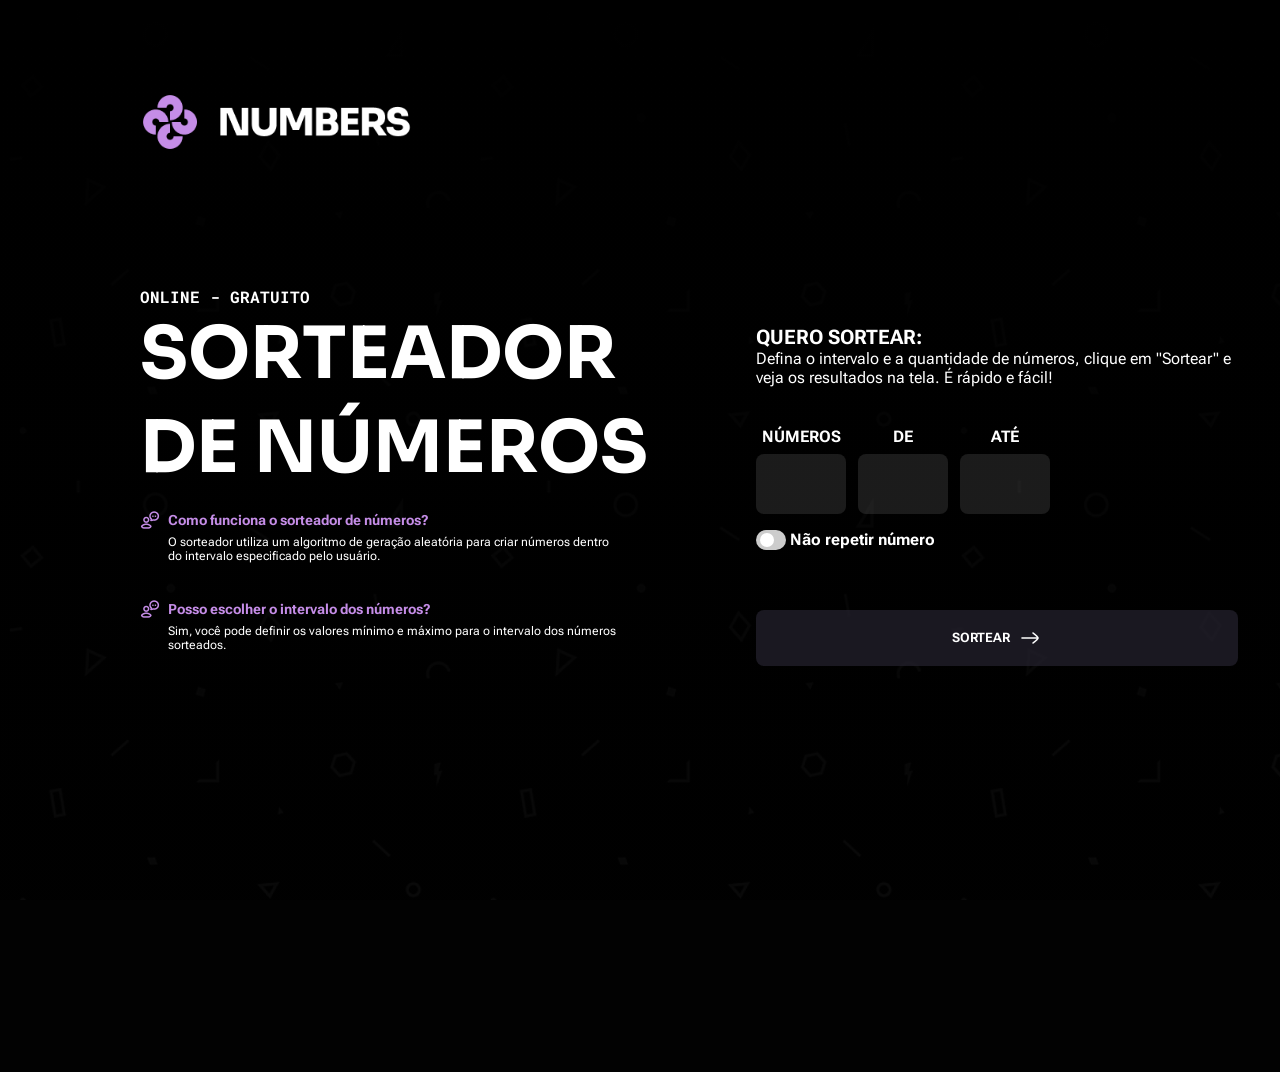
<file: index.html>
<!DOCTYPE html>
<html lang="pt-BR">
<head>
    <meta charset="UTF-8">
    <meta name="viewport" content="width=device-width, initial-scale=1.0">
    <title>Numbers</title>
    <link rel="preconnect" href="https://fonts.googleapis.com">
    <link rel="preconnect" href="https://fonts.gstatic.com" crossorigin>
    <link rel="preconnect" href="https://fonts.googleapis.com">
    <link rel="preconnect" href="https://fonts.gstatic.com" crossorigin>
    <link rel="preconnect" href="https://fonts.googleapis.com">
    <link rel="preconnect" href="https://fonts.gstatic.com" crossorigin>


    <link rel="stylesheet" href="style/style.css">
    <link href="https://fonts.googleapis.com/css2?family=Sora:wght@100..800&display=swap" rel="stylesheet">
    <link href="https://fonts.googleapis.com/css2?family=Roboto+Mono:ital,wght@0,100..700;1,100..700&display=swap" rel="stylesheet">
    <link href="https://fonts.googleapis.com/css2?family=Roboto+Flex:opsz,wght,XOPQ,XTRA,YOPQ,YTDE,YTFI,YTLC,YTUC@8..144,100..1000,96,468,79,-203,738,514,712&display=swap" rel="stylesheet">
</head>

<body>
    <header class="header">
        <img src="assets/img/logo.png" alt="Logo Numbers">
    </header>
    <div class="grid1 classTitulo">
        <p class="robotoMono">
            ONLINE - GRATUITO
        </p>

        <h1 class="sora">SORTEADOR DE NÚMEROS</h1>
    </div>

    <div class="grid5 classFlexCenter" >
        <a href="#" onclick="sortear(); return false;">
            <button class=" classFlex btnSortear robotoFlex">
                <p>SORTEAR</p>
                <img src="assets/img/arrow.png" alt="seta">
            </button>
        </a>
    </div>


    <div class=" grid3 infoSorteio">
        <div class="container1">
            <h3 class="robotoFlex size20 ">QUERO SORTEAR:</h3>
            <p class="paragrafo14">Defina o intervalo e a quantidade de números, clique em "Sortear" e veja os resultados na tela. É rápido e fácil!</p>
        </div>
    
        <div class="classFlex12">
            <div class="hoverStyle">
                <p>NÚMEROS</p>
                <input type="number" id="qntNumero">
            </div>

            <div class="hoverStyle">
                <p>DE</p>
                <input type="number" id="inicioNumero">
            </div>

            <div class="hoverStyle">
                <p>ATÉ </p>
                <input type="number" id="finalNumero">
            </div>

        </div>
    </div>


    <div class=" grid4 flexGap8 top20">
            <p class="robotoFlex12">
            <label class="toggle-switch">
                <input type="checkbox" name="repeticao" id="btnRepeticao">
                <span class="slider"></span>
            </label>
                
            Não repetir número
        </p>
    </div>

    <div class="grid2 containerText robotoFlex">
        <div class="classFlex gap8 bottom36 width482">
            <img src="assets/img/pessoa.png" alt="ícone pessoa">

            <div class="displayFlex">
                <div class="title">
                    <p>
                        Como funciona o sorteador de números?
                    </p>
                </div>
                <p class="descricao">
                    O sorteador utiliza um algoritmo de geração aleatória para criar números dentro do intervalo especificado pelo usuário.
                </p>
            </div>
        </div>

        <div class="classFlex gap8 ">
            <img src="assets/img/pessoa.png" alt="ícone pessoa">

            <div class="displayFlex">
                <div class="title">
                    <p>
                        Posso escolher o intervalo dos números? 
                    </p>
                </div>
                <p class="descricao">
                    Sim, você pode definir os valores mínimo e máximo para o intervalo dos números sorteados.
                </p>
            </div>
        </div>


    </div>

    <script src="script.js"></script>
    
</body>
</html>
</file>
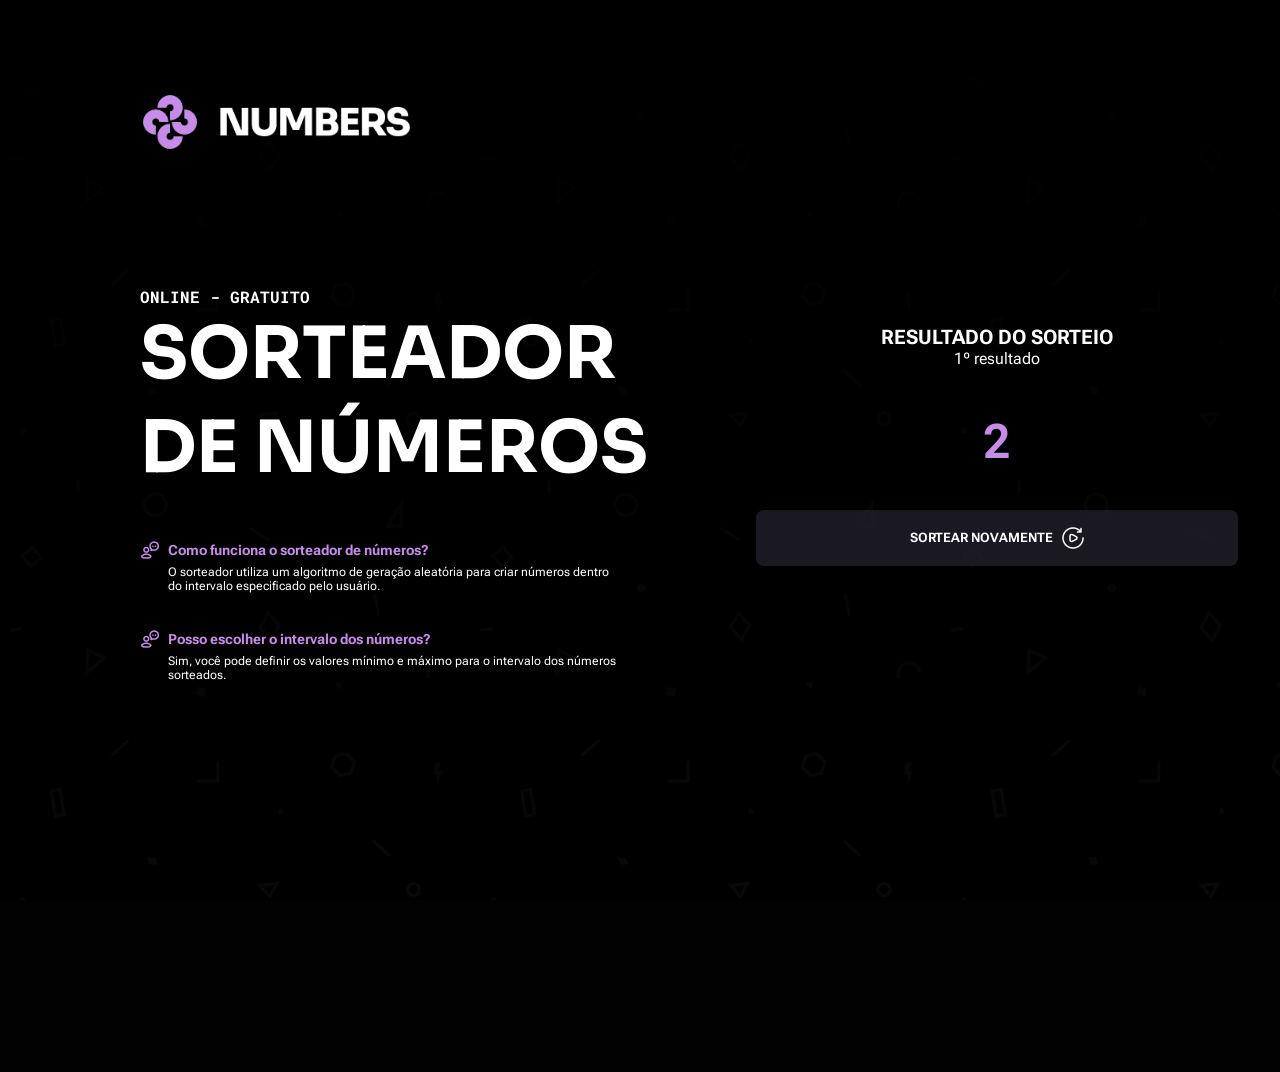
<file: pageNum.html>
<!DOCTYPE html>
<html lang="pt-BR">

<head>

    <meta charset="UTF-8">
    <meta name="viewport" content="width=device-width, initial-scale=1.0">
    <title>Numbers Resultado</title>
    <link rel="preconnect" href="https://fonts.googleapis.com">
    <link rel="preconnect" href="https://fonts.gstatic.com" crossorigin>
    <link rel="preconnect" href="https://fonts.googleapis.com">
    <link rel="preconnect" href="https://fonts.gstatic.com" crossorigin>
    <link rel="preconnect" href="https://fonts.googleapis.com">
    <link rel="preconnect" href="https://fonts.gstatic.com" crossorigin>


    <link rel="stylesheet" href="style/style.css">
    <link href="https://fonts.googleapis.com/css2?family=Sora:wght@100..800&display=swap" rel="stylesheet">
    <link href="https://fonts.googleapis.com/css2?family=Roboto+Mono:ital,wght@0,100..700;1,100..700&display=swap" rel="stylesheet">
    <link href="https://fonts.googleapis.com/css2?family=Roboto+Flex:opsz,wght,XOPQ,XTRA,YOPQ,YTDE,YTFI,YTLC,YTUC@8..144,100..1000,96,468,79,-203,738,514,712&display=swap" rel="stylesheet">

</head>
<body>
    <header class="header">
        <img src="assets/img/logo.png" alt="Logo Numbers">
    </header>
    <div class="grid1 classTitulo">
        <p class="robotoMono">
            ONLINE - GRATUITO
        </p>

        <h1 class="sora">SORTEADOR DE NÚMEROS</h1>
    </div>

    <div class=" grid3 infoSorteio">
        <div class="container1  ">
            <h3 class="robotoFlex size20 txtCenter">RESULTADO DO SORTEIO</h3>
            <p class="paragrafo14 txtCenter">1º resultado</p>
        </div>
    
        <div class="classFlex12 robotoMono alinhamentoSresultados">
            <div id="resultado">2</div>
        </div>
    </div>

    <a href="index.html">
        <div class="grid5 classFlexCenter" >
            <button class=" classFlex btnSortear robotoFlex">
                <p>SORTEAR NOVAMENTE</p> 
                <img src="assets/img/arrowCicle.png" alt="seta">
            </button>
        </div>
    </a>


    <div class="grid2 containerTextResult robotoFlex">
        <div class="classFlex gap8 bottom36 width482">
            <img src="assets/img/pessoa.png" alt="ícone pessoa">

            <div class="displayFlex">
                <div class="title">
                    <p>
                        Como funciona o sorteador de números?
                    </p>
                </div>
                <p class="descricao">
                    O sorteador utiliza um algoritmo de geração aleatória para criar números dentro do intervalo especificado pelo usuário.
                </p>
            </div>
        </div>

        <div class="classFlex gap8 ">
            <img src="assets/img/pessoa.png" alt="ícone pessoa">

            <div class="displayFlex">
                <div class="title">
                    <p>
                        Posso escolher o intervalo dos números? 
                    </p>
                </div>
                <p class="descricao">
                    Sim, você pode definir os valores mínimo e máximo para o intervalo dos números sorteados.
                </p>
            </div>
        </div>


    </div>
    
    <script>
        // Recupera os números sorteados do localStorage
        const numeros = JSON.parse(localStorage.getItem('numerosSorteados'));
        
        if (numeros && Array.isArray(numeros)) {
            const container = document.querySelector('.alinhamentoSresultados');
            if (container) {
                container.innerHTML = numeros.map(num => `<div id="resultado">${num}</div>`).join('');
            }
        }
    </script>
    
</body>
</html>
</file>
<file: style/style.css>
@import url('variaveis.css');
@import url('botoes.css');
@import url('resultado.css');

*{
    padding: 0px;
    margin: 0px;
}
body{
    background-color: #020202;
    color: #FFFFFF;
    padding: 30px;
    position: relative;
}
body::before{
    content: "";
    background-image:linear-gradient(rgb(0, 0, 0), rgba(0, 0, 0, 0.8)), url("../assets/img/bg.png");
    background-repeat: no-repeat;
    background-attachment: fixed;
    background-size: cover;
    position: absolute;
    top: 0;
    left: 0;
    height: 100%;
    width: 100%;
    z-index: -1;
}

header {
    height: 44px; 
    display: flex;
    justify-content: center;
    padding: 6px 0px 36px; 
}
.robotoMono{
    font-family: 'Roboto Mono', sans-serif;
    font-size: 16px;
    font-weight: bold;
    color : var{--gradient-content};
}
.sora{
    font-family: 'Sora';
    font-size: 40px;
    font-weight: extrabold;
    line-height: 130%;
}
.robotoFlex{
    font-family: 'Roboto Flex', sans-secondary;
}

.size20{
    font-size: 20px;
}

.gap8{
    gap: 8px;
}
.classTitulo{
    margin-bottom: 42px;
}

.infoSorteio{
    display: flex;
    flex-direction: column; 
}

.classFlex{
    display: flex;
}

.classFlex12{
    display: flex;
    gap: 12px;
}
.classFlexCenter{
    display: flex;
    justify-content: center;
}

.container1{
    margin-bottom:40px;
}

.paragrafo14{
    font-family: 'Roboto Flex', sans-serif;
    font-size: 14px;
}

.classFlex12 div p{
    font-family: 'Roboto flex';
    font-size: 16px;
    font-weight: bold;
    text-align: center;
    margin-bottom: 8px;
}

.classFlex12 div input{
    border: none;
    height: 56px;
    width: 86px;
    border-radius: 8px;
    background: #ffffff1b;
    font-family: 'Sora', sans-serif;
    font-size: 32px;
    font-weight: bold;
    color: var(--content-primary);
    text-align: center;
    border: 2px solid transparent;
}


.robotoFlex12{
    font-family: 'Roboto flex', sans-serif;
    font-weight: bold;
}

.hoverStyle:hover{
    p{
        color: var(--content-brand);
    }
    input{
        border:2px solid var(--content-brand);
    }
}

.hoverStyle input:focus{
        border:2px solid var(--content-brand);
}

.top20{
    margin-top: 20px;
}

.contentCenter{
    display: flex;
    align-items: center;
}

.containerText{
    margin-top: 50px;
    font-size: 12px;

    img{
        height: 20px;
    }
    .title{
        color: var(--content-brand);
        font-size: 14px;
        font-weight: bold;
        margin-bottom: 4px;
        line-height: 150%;
    }
}
.containerTextResult{
    margin-top: 30px;
    font-size: 12px;

    img{
        height: 20px;
    }
    .title{
        color: var(--content-brand);
        font-size: 14px;
        font-weight: bold;
        margin-bottom: 4px;
        line-height: 150%;
    }
}


.bottom36{
    margin-bottom:36px;
}

a{
    text-decoration: none;

    font-family: 'Roboto flex';
    font-size: 16px;
    font-weight: bold;
    text-align: center;
    margin-bottom: 8px;
    color: #ffffff;
}


.txtCenter{
    text-align: center;
}



@media screen and (min-width: 1280px) {

    body{
        overflow: hidden;
        padding: 86px 140px;


        display: grid;
        height: 100vh;
        grid-template-columns: 1fr 1fr;
        grid-template-rows: 200px 224px 100px 100px;

        grid-template-areas: 
        "header header"
        "grid1 grid3"
        "grid2 grid4"
        "grid2 grid5";
    }

    .header { grid-area: header; }
    .grid1 { grid-area: grid1; }
    .grid2 { grid-area: grid2; }
    .grid3 { grid-area: grid3; }
    .grid4 { grid-area: grid4; }
    .grid5 { grid-area: grid5; }


    header{
        justify-content: left;

        img{
            height:60px;
        }
    }

    .sora{
        font-size: 72px;
        width:508px;

    }
    .container1{
        padding-top: 39px;
        margin-left: 108px;
    }
    h3{
        width: 482px;
    }
    .paragrafo14{
        font-size: 16px;
        width: 482px;
    }
    .classFlex12{
        margin-left: 108px;
    }

    .grid2{
        height: 100px;
    }

    .grid4{
        margin-left: 108px;
    }
    .grid5{
        width: 482px;
        margin-left: 108px;
    }

    .containerText{
        margin-top: 0px;
    }

    .btnSortear{
        height: 56px;
        width: 482px;
        margin-bottom: 0px;
    }

    .classTitulo{
        margin-bottom: 0px;
        height: 200px;
    }   

    .btnSortear{
        margin-bottom: 0px;
    }

    .width482{
        width: 482px;
    }

}
</file>
